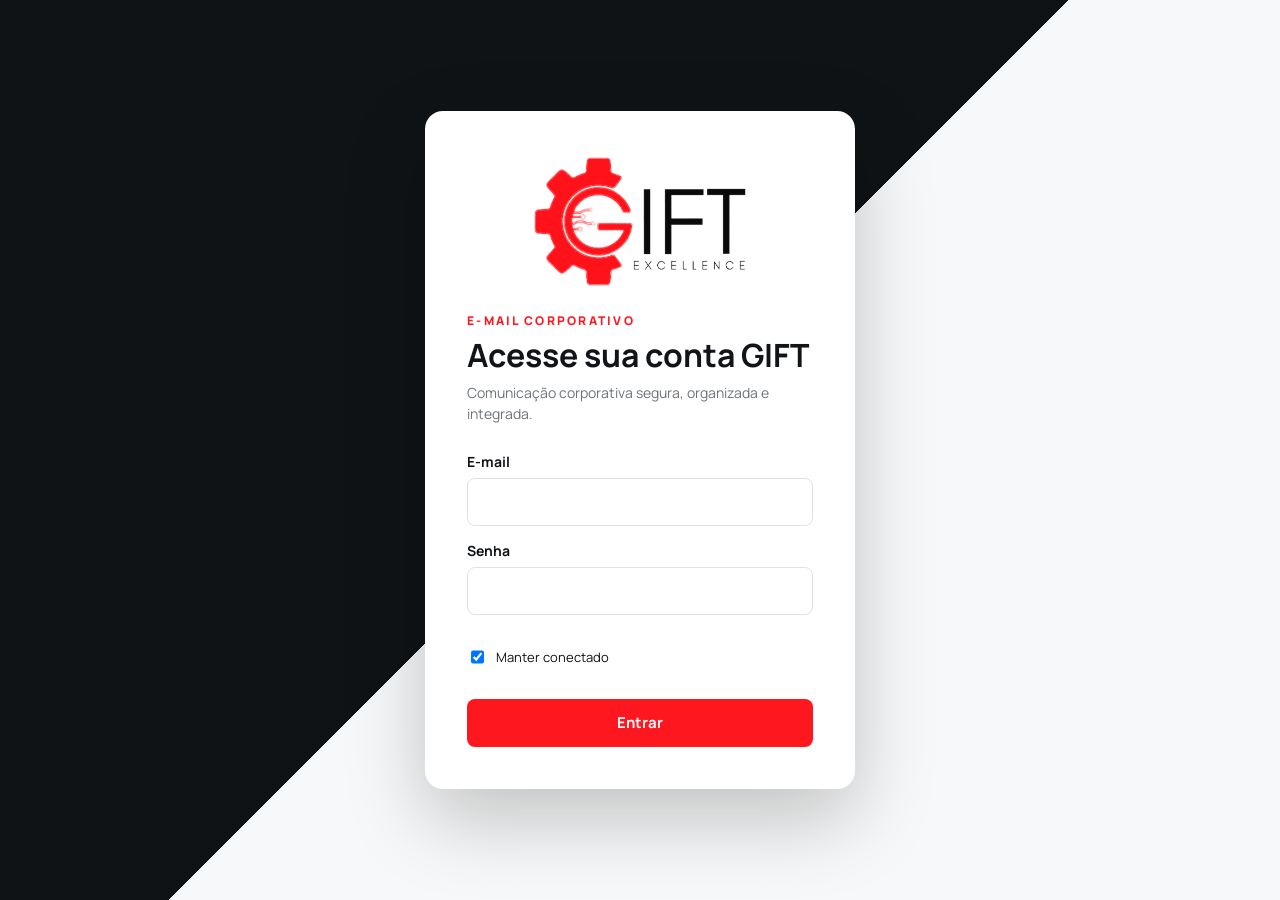
<file: index.html>
<!doctype html>
<html lang="pt-BR">
<head>
  <meta charset="UTF-8" />
  <meta name="viewport" content="width=device-width, initial-scale=1.0" />
  <title>GIFT Mail</title>
  <link rel="icon" href="assets/gift-logo.png" />
  <link rel="preconnect" href="https://fonts.googleapis.com">
  <link rel="preconnect" href="https://fonts.gstatic.com" crossorigin>
  <link href="https://fonts.googleapis.com/css2?family=Manrope:wght@400;500;600;700;800&display=swap" rel="stylesheet">
  <link rel="stylesheet" href="styles.css" />
</head>
<body>
  <div id="toast"></div>

  <section id="loginView" class="login-shell">
    <div class="login-card">
      <img src="assets/gift-logo.png" alt="GIFT Excellence" class="login-logo" />
      <div class="login-kicker">E-MAIL CORPORATIVO</div>
      <h1>Acesse sua conta GIFT</h1>
      <p>Comunicação corporativa segura, organizada e integrada.</p>
      <form id="loginForm">
        <label>E-mail<input id="loginEmail" type="email"  autocomplete="username" required></label>
        <label>Senha<input id="loginPassword" type="password"  autocomplete="current-password" required></label>
        <label class="check-line"><input id="rememberMe" type="checkbox" checked> Manter conectado</label>
        <button class="primary full" type="submit">Entrar</button>
      </form>
    </div>
  </section>

  <div id="appView" class="app hidden">
    <aside class="sidebar" id="sidebar">
      <div class="brand"><img src="assets/gift-logo-sidebar.png" alt="GIFT Excellence"></div>
      <button id="composeBtn" class="compose-btn"><span class="mail-icon" data-mail-icon="compose"></span>Novo e-mail</button>

      <nav class="folder-nav" id="folderNav">
        <button class="nav-item active" data-folder="inbox"><span class="ico mail-icon" data-mail-icon="inbox"></span><b>Caixa de Entrada</b><em id="count-inbox">0</em></button>
        <button class="nav-item" data-folder="starred"><span class="ico mail-icon" data-mail-icon="star"></span><b>Favoritos</b><em id="count-starred"></em></button>
        <button class="nav-item" data-folder="sent"><span class="ico mail-icon" data-mail-icon="send"></span><b>Enviados</b><em id="count-sent"></em></button>
        <button class="nav-item" data-folder="drafts"><span class="ico mail-icon" data-mail-icon="draft"></span><b>Rascunhos</b><em id="count-drafts">0</em></button>
        <button class="nav-item" data-folder="scheduled"><span class="ico mail-icon" data-mail-icon="clock"></span><b>Agendados</b><em id="count-scheduled"></em></button>
        <button class="nav-item" data-folder="archive"><span class="ico mail-icon" data-mail-icon="archive"></span><b>Arquivo</b><em id="count-archive"></em></button>
        <button class="nav-item" data-folder="spam"><span class="ico mail-icon" data-mail-icon="spam"></span><b>Spam</b><em id="count-spam"></em></button>
        <button class="nav-item" data-folder="trash"><span class="ico mail-icon" data-mail-icon="trash"></span><b>Lixeira</b><em id="count-trash"></em></button>
      </nav>

      <div class="section-title"><span>PASTAS</span><button id="newFolderBtn" title="Nova pasta">＋</button></div>
      <div id="customFolders" class="custom-folders"></div>

      <div class="storage-box">
        <div><span>Armazenamento</span><strong id="storageText">2,4 GB de 10 GB</strong></div>
        <div class="storage-track"><i id="storageBar"></i></div>
      </div>
    </aside>
    <div id="mobileNavOverlay" class="mobile-nav-overlay hidden" aria-hidden="true"></div>

    <main class="workspace">
      <header class="topbar">
        <button class="mobile-menu" id="mobileMenu" aria-label="Menu">☰</button>
        <span class="mobile-title">GIFT Mail</span>
        <div class="search-box"><span>⌕</span><input id="searchInput" type="search" name="gift-mail-search" autocomplete="off" autocapitalize="off" spellcheck="false" readonly data-lpignore="true" data-1p-ignore="true" aria-autocomplete="none" placeholder="Pesquisar e-mails, remetentes ou assuntos..."><button id="advancedSearchBtn" title="Pesquisa avançada">⌄</button></div>
        <div class="top-right">
          <button class="top-icon mobile-search-btn" id="mobileSearchBtn" title="Pesquisar" aria-label="Pesquisar"><span class="mail-icon" data-mail-icon="search"></span></button>
          <button class="top-icon mobile-refresh-btn" id="mobileRefreshBtn" title="Atualizar" aria-label="Atualizar"><span class="mail-icon" data-mail-icon="refresh"></span></button>
          <div class="notification-wrap">
            <button class="top-icon notification-btn" id="notificationBtn" title="Notificações" aria-label="Notificações">
              <span class="mail-icon" data-mail-icon="bell"></span><span id="notificationBadge" class="notification-badge hidden">0</span>
            </button>
            <div id="notificationPanel" class="notification-panel hidden">
              <div class="notification-head"><div><strong>Notificações</strong><small>Novas mensagens e alertas da conta</small></div><button id="markNotificationsRead">Marcar como lidas</button></div>
              <div id="notificationList" class="notification-list"><div class="notification-empty">Nenhuma notificação nova.</div></div>
            </div>
          </div>
          <button class="top-icon" id="themeBtn" title="Tema"><span class="mail-icon" data-mail-icon="sun"></span></button>
          <button class="top-icon" id="settingsBtn" title="Configurações"><span class="mail-icon" data-mail-icon="settings"></span></button>
          <div class="profile-wrap">
            <button id="profileBtn" class="profile-btn">
              <span class="profile-avatar" id="profileAvatar">A</span>
              <span class="profile-copy"><strong id="profileName">Administrador</strong><small id="profileEmail">admin@giftexcellence.com.br</small></span>
              <span>⌄</span>
            </button>
            <div id="profileMenu" class="profile-menu hidden">
              <div class="profile-status"><span class="dot"></span><div><strong>Logado</strong><small id="menuEmail">admin@giftexcellence.com.br</small></div></div>
              <button id="profileSettings"><span class="mail-icon" data-mail-icon="settings"></span>Configurações da conta</button>
              <button id="profilePassword"><span class="mail-icon" data-mail-icon="key"></span>Trocar senha</button>
              <button id="profileTheme"><span class="mail-icon" data-mail-icon="moon"></span>Alternar tema</button>
              <button id="profileLogout" class="danger"><span class="mail-icon" data-mail-icon="logout"></span>Sair</button>
            </div>
          </div>
        </div>
      </header>

      <div class="actionbar">
        <div class="action-group left-actions">
          <label class="select-control"><input type="checkbox" id="selectAll"> <span>Selecionar</span></label>
          <button id="refreshBtn" title="Atualizar caixa"><span class="mail-icon" data-mail-icon="refresh"></span><span>Atualizar</span></button>
          <button id="deleteBtn"><span class="mail-icon" data-mail-icon="trash"></span><span>Excluir</span></button><button id="emptyTrashActionBtn" class="hidden danger-action"><span class="mail-icon" data-mail-icon="trashSweep"></span><span>Esvaziar lixeira</span></button>
          <button id="spamBtn"><span class="mail-icon" data-mail-icon="spam"></span><span>Spam</span></button>
          <button id="archiveBtn"><span class="mail-icon" data-mail-icon="archive"></span><span>Arquivar</span></button>
          <button id="moveBtn"><span class="mail-icon" data-mail-icon="folderMove"></span><span>Mover</span></button>
          <button id="markBtn"><span class="mail-icon" data-mail-icon="star"></span><span>Marcar</span></button>
          <button id="moreBtn"><span class="mail-icon" data-mail-icon="more"></span><span>Mais</span></button>
        </div>
        <div class="action-group reader-actions" id="readerActions">
          <button id="replyBtn"><span class="mail-icon" data-mail-icon="reply"></span><span>Responder</span></button>
          <button id="replyAllBtn"><span class="mail-icon" data-mail-icon="replyAll"></span><span>Responder a todos</span></button>
          <button id="forwardBtn"><span class="mail-icon" data-mail-icon="forward"></span><span>Encaminhar</span></button>
          <button id="readerMoreBtn" title="Mais"><span class="mail-icon" data-mail-icon="moreVertical"></span></button>
        </div>
      </div>

      <section id="advancedSearch" class="advanced-search hidden">
        <input id="searchFrom" name="gift-search-from" autocomplete="off" autocapitalize="off" spellcheck="false" placeholder="De">
        <input id="searchTo" name="gift-search-to" autocomplete="off" autocapitalize="off" spellcheck="false" placeholder="Para">
        <input id="searchSubject" name="gift-search-subject" autocomplete="off" spellcheck="false" placeholder="Assunto contém">
        <select id="searchHasAttachment"><option value="">Anexo: qualquer</option><option value="yes">Com anexo</option><option value="no">Sem anexo</option></select>
        <input id="searchStartDate" type="date" title="Data inicial">
        <input id="searchEndDate" type="date" title="Data final">
        <button id="applyAdvancedSearch" class="primary">Pesquisar</button>
        <button id="clearAdvancedSearch">Limpar</button>
      </section>

      <section class="mail-shell">
        <div class="tabs-row">
          <button class="tab active" data-filter="all">Todas</button>
          <button class="tab" data-filter="unread">Não lidas</button>
          <button class="tab" data-filter="starred">Sinalizadas</button>
          <span id="folderLabel">Caixa de Entrada</span>
        </div>
        <div class="mail-grid">
          <div id="listRefreshStatus" class="list-refresh-status hidden" role="status" aria-live="polite"><span class="list-refresh-spinner"></span><strong>Atualizando...</strong></div>
          <div class="message-list" id="messageList"></div>
          <article class="reader" id="readerPane">
            <div class="empty-reader"><div class="mail-illustration">✉</div><h2>Selecione uma mensagem</h2><p>O conteúdo do e-mail aparecerá aqui.</p></div>
          </article>
        </div>
      </section>
    </main>
    <button id="mobileComposeFab" class="mobile-compose-fab" type="button"><span class="mail-icon" data-mail-icon="compose"></span><span>Escrever</span></button>
  </div>

  <div id="composeWindow" class="compose-window hidden">
    <div class="compose-head">
      <strong id="composeTitle">Novo e-mail</strong>
      <div class="compose-head-actions">
        <button id="minimizeCompose" type="button" aria-label="Minimizar">—</button>
        <button id="maximizeCompose" type="button" aria-label="Maximizar">↗</button>
        <button id="closeCompose" type="button" aria-label="Fechar">×</button>
      </div>
    </div>
    <div class="compose-to-line">
      <span>Para</span>
      <input id="toField" autocomplete="off" aria-label="Para">
      <button id="ccBccBtn" type="button">Cc&nbsp;&nbsp;Bcc</button>
    </div>
    <div id="ccBccFields" class="compose-ccbcc hidden">
      <div class="compose-extra-line"><span>Cc</span><input id="ccField" autocomplete="off" aria-label="Cc"></div>
      <div class="compose-extra-line"><span>Bcc</span><input id="bccField" autocomplete="off" aria-label="Bcc"></div>
    </div>
    <div class="compose-subject-line">
      <input id="subjectField" aria-label="Assunto" placeholder="Assunto" autocomplete="off">
    </div>
    <div class="editor-toolbar compose-format-toolbar" aria-label="Formatação da mensagem">
      <select id="fontFamily" aria-label="Fonte"><option>Manrope</option><option>Arial</option><option>Georgia</option><option>Verdana</option></select>
      <select id="fontSize" aria-label="Tamanho"><option value="14">14</option><option value="12">12</option><option value="16">16</option><option value="18">18</option></select>
      <button type="button" data-cmd="bold" title="Negrito"><b>B</b></button>
      <button type="button" data-cmd="italic" title="Itálico"><i>I</i></button>
      <button type="button" data-cmd="underline" title="Sublinhado"><u>U</u></button>
      <button type="button" data-cmd="foreColor" title="Cor">A</button>
      <button type="button" data-cmd="insertUnorderedList" title="Lista">☷</button>
      <button type="button" data-cmd="insertOrderedList" title="Lista numerada">☰</button>
      <button type="button" data-cmd="createLink" title="Link">⌁</button>
      <button type="button" data-cmd="insertImage" title="Imagem">▧</button>
    </div>
    <div id="bodyEditor" class="body-editor" contenteditable="true" role="textbox" aria-label="Mensagem"></div>
    <div id="attachmentPreview" class="attachment-preview"></div>
    <div class="compose-foot">
      <div class="send-wrap"><button id="sendBtn" class="send-btn">Enviar</button><button id="sendMenuBtn" class="send-menu">⌄</button></div>
      <div class="compose-tools">
        <label title="Anexar"><span class="mail-icon" data-mail-icon="paperclip"></span><input id="attachmentInput" type="file" multiple hidden></label>
        <button id="insertDrive" title="Inserir arquivo"><span class="mail-icon" data-mail-icon="file"></span></button>
        <button id="insertLink" title="Inserir link"><span class="mail-icon" data-mail-icon="link"></span></button>
        <button id="insertEmoji" title="Emoji">☺</button>
        <button id="toggleSignature" title="Assinatura">A≡</button>
        <button id="saveDraftBtn" title="Salvar rascunho"><span class="mail-icon" data-mail-icon="save"></span></button>
        <button id="discardCompose" title="Descartar"><span class="mail-icon" data-mail-icon="trash"></span></button>
      </div>
    </div>
    <div id="scheduleMenu" class="schedule-menu hidden"><button data-minutes="30">Enviar em 30 minutos</button><button data-minutes="60">Enviar em 1 hora</button><button data-minutes="1440">Enviar amanhã</button><button id="customScheduleBtn">Escolher data e hora</button></div>
  </div>


  <div id="composeDialog" class="compose-dialog-overlay hidden" role="dialog" aria-modal="true" aria-labelledby="composeDialogTitle">
    <div class="compose-dialog-card">
      <div class="compose-dialog-icon">✉</div>
      <h3 id="composeDialogTitle">Confirmar ação</h3>
      <p id="composeDialogText"></p>
      <div class="compose-dialog-actions">
        <button id="composeDialogCancel" type="button" class="compose-dialog-cancel">Cancelar</button>
        <button id="composeDialogSecondary" type="button" class="compose-dialog-secondary">Não salvar</button>
        <button id="composeDialogPrimary" type="button" class="compose-dialog-primary">Confirmar</button>
      </div>
    </div>
  </div>

  <div id="actionDialog" class="compose-dialog-overlay hidden" role="dialog" aria-modal="true" aria-labelledby="actionDialogTitle">
    <div class="compose-dialog-card">
      <div id="actionDialogIcon" class="compose-dialog-icon"><span class="mail-icon" data-mail-icon="alert"></span></div>
      <h3 id="actionDialogTitle">Confirmar ação</h3>
      <p id="actionDialogText"></p>
      <div class="compose-dialog-actions">
        <button id="actionDialogCancel" type="button" class="compose-dialog-cancel">Cancelar</button>
        <button id="actionDialogConfirm" type="button" class="compose-dialog-primary">Confirmar</button>
      </div>
    </div>
  </div>


  <div id="inputDialog" class="compose-dialog-overlay hidden" role="dialog" aria-modal="true" aria-labelledby="inputDialogTitle">
    <div class="compose-dialog-card input-dialog-card">
      <div class="compose-dialog-icon"><span class="mail-icon" data-mail-icon="edit"></span></div>
      <h3 id="inputDialogTitle">Informação</h3>
      <p id="inputDialogText"></p>
      <input id="inputDialogField" class="input-dialog-field" autocomplete="off">
      <div class="compose-dialog-actions">
        <button id="inputDialogCancel" type="button" class="compose-dialog-cancel">Cancelar</button>
        <button id="inputDialogConfirm" type="button" class="compose-dialog-primary">Confirmar</button>
      </div>
    </div>
  </div>

  <div id="settingsModal" class="modal hidden">
    <div class="settings-dialog">
      <div class="settings-head"><div><h2>Configurações</h2><p>Administre sua conta e preferências do GIFT Mail.</p></div><button id="closeSettings">×</button></div>
      <div class="settings-layout">
        <nav class="settings-nav" id="settingsNav">
          <button class="active" data-tab="account">Conta</button>
          <button data-tab="password">Troca de senha</button>
          <button data-tab="signature">Assinaturas</button>
          <button data-tab="forwarding">Encaminhamento</button>
          <button data-tab="aliases">Aliases e remetentes</button>
          <button data-tab="filters">Filtros e regras</button>
          <button data-tab="vacation">Resposta automática</button>
          <button data-tab="blocked">Remetentes bloqueados</button>
          <button data-tab="security">Segurança</button>
          <button data-tab="sessions">Sessões</button>
          <button id="adminSettingsTab" class="hidden" data-tab="admin">Administração</button>
          <button data-tab="notifications">Notificações</button>
          <button data-tab="appearance">Aparência</button>
          <button data-tab="storage">Armazenamento</button>
        </nav>
        <div class="settings-content">
          <section class="settings-panel active" data-panel="account">
            <h3>Conta corporativa</h3>
            <div class="status-card"><span class="dot"></span><div><strong>Logado</strong><small id="settingsLoggedEmail"></small></div></div>
            <label>Nome de exibição<input id="setDisplayName"></label>
            <label>E-mail principal<input id="setEmail" disabled></label>
            <label>Nome da organização<input id="setOrganization" value="GIFT Excellence"></label>
            <label>Telefone corporativo<input id="setPhone" placeholder="(31) 3772-6397"></label>
            <label>Site<input id="setWebsite" placeholder="www.giftexcellence.com.br"></label>
          </section>
          <section class="settings-panel" data-panel="password">
            <h3>Trocar senha</h3><p class="hint">A nova senha será exigida no próximo login.</p>
            <label>Senha atual<input id="currentPassword" type="password"></label>
            <label>Nova senha<input id="newPassword" type="password"></label>
            <label>Confirmar nova senha<input id="confirmPassword" type="password"></label>
            <button id="changePasswordBtn" class="primary">Alterar senha</button>
          </section>
          <section class="settings-panel" data-panel="signature">
            <h3>Assinatura corporativa</h3>
            <p class="hint">A assinatura visual é inserida automaticamente no final dos e-mails e pode ser personalizada por conta.</p>
            <div class="two-col">
              <label>Nome / setor<input id="signatureName" placeholder="Financeiro"></label>
              <label>Empresa<input id="signatureCompany" placeholder="GIFT Excellence"></label>
            </div>
            <div class="two-col">
              <label>Telefone<input id="signaturePhone" placeholder="(31) 3772-6397"></label>
              <label>Cidade<input id="signatureCity" placeholder="Sete Lagoas - MG"></label>
            </div>
            <label>Site<input id="signatureSite" placeholder="www.giftexcellence.com.br"></label>
            <div class="signature-image-control">
              <div><strong>Imagem / logo da assinatura</strong><small>PNG, JPG ou WEBP. Essa imagem será usada nos e-mails enviados por esta conta.</small></div>
              <div class="signature-image-actions">
                <label class="signature-upload-btn">Trocar imagem<input id="signatureLogoInput" type="file" accept="image/png,image/jpeg,image/webp" hidden></label>
                <button id="signatureLogoReset" type="button">Usar logo padrão</button>
              </div>
            </div>
            <div id="signaturePreview" class="signature-preview"></div>
            <label class="check-line"><input id="signatureNew" type="checkbox" checked> Inserir automaticamente em novos e-mails</label>
            <label class="check-line"><input id="signatureReplies" type="checkbox"> Inserir também em respostas e encaminhamentos</label>
          </section>
          <section class="settings-panel" data-panel="forwarding">
            <h3>Encaminhamento</h3>
            <label class="check-line"><input id="forwardEnabled" type="checkbox"> Encaminhar automaticamente e-mails recebidos</label>
            <label>Encaminhar para<input id="forwardAddress" type="email" placeholder="email@empresa.com.br"></label>
            <label class="check-line"><input id="forwardKeepCopy" type="checkbox" checked> Manter uma cópia na caixa de entrada</label>
          </section>
          <section class="settings-panel" data-panel="aliases">
            <h3>Aliases e remetentes</h3>
            <p class="hint">O cadastro aqui organiza os aliases do perfil. Para receber mensagens, o endereço também precisa existir no Cloudflare Email Routing.</p>
            <div class="inline-add"><input id="aliasInput" placeholder="ex.: financeiro@giftexcellence.com.br"><button id="addAliasBtn">Adicionar</button></div>
            <div id="aliasList" class="chip-list"></div>
          </section>
          <section class="settings-panel" data-panel="filters">
            <h3>Filtros e regras</h3>
            <p class="hint">Crie regras automáticas para organizar mensagens.</p>
            <div class="rule-builder"><input id="ruleFrom" placeholder="Se remetente contém"><select id="ruleAction"><option value="archive">Arquivar</option><option value="star">Sinalizar</option><option value="spam">Marcar como spam</option><option value="label">Aplicar etiqueta</option></select><input id="ruleValue" placeholder="Etiqueta (quando necessário)"><button id="addRuleBtn">Criar regra</button></div>
            <div id="rulesList" class="rules-list"></div>
          </section>
          <section class="settings-panel" data-panel="vacation">
            <h3>Resposta automática</h3>
            <label class="check-line"><input id="vacationEnabled" type="checkbox"> Ativar mensagem de ausência</label>
            <label>Assunto<input id="vacationSubject" value="Resposta automática"></label>
            <label>Mensagem<textarea id="vacationText" rows="7"></textarea></label>
            <div class="two-col"><label>Início<input id="vacationStart" type="date"></label><label>Fim<input id="vacationEnd" type="date"></label></div>
          </section>
          <section class="settings-panel" data-panel="blocked">
            <h3>Remetentes bloqueados</h3>
            <div class="inline-add"><input id="blockedInput" placeholder="email@dominio.com"><button id="addBlockedBtn">Bloquear</button></div>
            <div id="blockedList" class="chip-list"></div>
          </section>
          <section class="settings-panel" data-panel="security">
            <h3>Segurança</h3>
            <p class="hint">Proteja a conta com alertas de novos acessos e controle do carregamento de conteúdo externo.</p>
            
            <label class="check-line"><input id="suspiciousLogin" type="checkbox" checked> Alertar sobre novos logins</label>
            <label class="check-line"><input id="externalImages" type="checkbox"> Carregar imagens externas automaticamente</label>
            
          </section>
          <section class="settings-panel" data-panel="sessions">
            <h3>Sessões ativas</h3>
            <p class="hint">Veja os dispositivos com sessão válida nesta conta. Você pode encerrar todas as outras sessões de uma vez.</p>
            <div id="sessionsList" class="sessions-list"></div>
            <button id="sessionsLogoutOthers" type="button">Encerrar outras sessões</button>
          </section>
          <section class="settings-panel" data-panel="admin">
            <h3>Administração</h3>
            <p class="hint">Gerencie contas corporativas, senhas temporárias e consulte eventos recentes do sistema.</p>
            <div class="admin-create">
              <input id="adminNewName" placeholder="Nome / setor">
              <input id="adminNewEmail" type="email" placeholder="usuario@giftexcellence.com.br">
              <input id="adminNewPassword" type="password" placeholder="Senha temporária">
              <select id="adminNewRole"><option value="user">Usuário</option><option value="admin">Administrador</option></select>
              <button id="adminCreateUser" class="primary" type="button">Criar conta</button>
            </div>
            <div class="settings-subhead"><strong>Contas</strong><button id="adminRefreshUsers" type="button">Atualizar</button></div>
            <div id="adminUsersList" class="admin-users-list"></div>
            <div class="settings-subhead"><strong>Auditoria recente</strong></div>
            <div id="adminAuditList" class="admin-audit-list"></div>
          </section>
          <section class="settings-panel" data-panel="notifications">
            <h3>Notificações</h3>
            <label class="check-line"><input id="desktopNotifications" type="checkbox" checked> Notificações na área de trabalho</label>
            <label class="check-line"><input id="soundNotifications" type="checkbox"> Som ao receber e-mail</label>
            <label class="check-line"><input id="notifyImportant" type="checkbox" checked> Avisar apenas mensagens importantes</label>
          </section>
          <section class="settings-panel" data-panel="appearance">
            <h3>Aparência</h3>
            <label>Tema<select id="setTheme"><option value="light">Claro</option><option value="dark">Escuro</option><option value="system">Seguir sistema</option></select></label>
            <label>Densidade<select id="setDensity"><option value="comfortable">Confortável</option><option value="compact">Compacta</option></select></label>
            <label>Visualização<select id="setPreview"><option value="split">Lista + leitura</option><option value="list">Somente lista</option></select></label>
          </section>
          <section class="settings-panel" data-panel="storage">
            <h3>Armazenamento</h3>
            <div class="big-storage"><strong id="storageUsedBig">Calculando...</strong><span id="storageLimitBig">de capacidade disponível</span><div class="storage-track"><i id="storageBarBig" style="width:0%"></i></div><small id="storageSource" class="storage-source">Leitura do servidor</small></div>
            <button id="emptyTrashBtn">Esvaziar lixeira</button><button id="emptySpamBtn">Esvaziar spam</button>
          </section>
        </div>
      </div>
      <div class="settings-footer"><button id="cancelSettings">Cancelar</button><button id="saveSettingsBtn" class="primary">Salvar alterações</button></div>
    </div>
  </div>

  <div id="contextMenu" class="context-menu hidden"></div>
  <input id="hiddenDateTime" type="datetime-local" class="hidden">
  <script src="app.js"></script>
</body>
</html>
</file>
<file: styles.css>
:root{
  --red:#ff171f;--red2:#e91018;--ink:#111418;--muted:#6f7881;--line:#e8ebee;--soft:#f5f7f8;
  --sidebar:#11171b;--sidebar2:#0d1216;--panel:#fff;--shadow:0 18px 50px rgba(18,25,31,.18)
}
*{box-sizing:border-box}html,body{margin:0;width:100%;height:100%;overflow:hidden;font-family:Inter,"Segoe UI",Arial,sans-serif;color:var(--ink);background:#fff}button,input,select,textarea{font:inherit}button{border:0;background:none;color:inherit;cursor:pointer}.hidden{display:none!important}.primary{background:var(--red);color:#fff;border-radius:8px;padding:10px 16px;font-weight:700}.full{width:100%}
#toast{position:fixed;right:22px;top:22px;z-index:9999;display:grid;gap:8px}.toast{background:#171a1d;color:#fff;padding:12px 16px;border-radius:9px;box-shadow:var(--shadow)}.toast.error{background:#a90008}

/* login */
.login-shell{height:100%;display:grid;place-items:center;background:linear-gradient(135deg,#101315 0 49%,#f7f8f9 49% 100%);padding:24px}.login-card{width:min(430px,94vw);background:#fff;border-radius:18px;padding:38px;box-shadow:0 30px 80px rgba(0,0,0,.22)}.login-logo{width:220px;display:block;margin:0 auto 22px}.login-kicker{font-size:11px;letter-spacing:.2em;color:var(--red);font-weight:800}.login-card h1{margin:8px 0;font-size:28px}.login-card p{margin:0 0 26px;color:#6e747b}.login-card form{display:grid;gap:15px}.login-card label:not(.check-line){display:grid;gap:7px;font-size:13px;font-weight:700}.login-card input{height:44px;border:1px solid #dfe3e7;border-radius:8px;padding:0 12px}.check-line{display:flex!important;align-items:center;gap:9px;font-size:13px}

/* reference layout */
.app{height:100vh;display:grid;grid-template-columns:263px minmax(0,1fr);overflow:hidden}.sidebar{height:100%;min-height:0;background:linear-gradient(180deg,var(--sidebar) 0%,var(--sidebar2) 100%);color:#f5f7f8;padding:14px 9px 16px;display:flex;flex-direction:column;overflow:hidden}.brand{height:92px;display:flex;align-items:center;padding:0 18px 5px}.brand img{width:172px;max-height:80px;object-fit:contain;object-position:left center}.compose-btn{height:46px;margin:12px 7px 18px;background:var(--red);color:#fff;border-radius:9px;font-size:15px;font-weight:800;display:flex;align-items:center;justify-content:center;gap:9px}.folder-nav{display:grid;gap:3px}.nav-item,.custom-folder{height:43px;border-radius:7px;padding:0 11px;color:#eef2f4;display:grid;grid-template-columns:28px 1fr auto;align-items:center;gap:6px;text-align:left}.nav-item b,.custom-folder b{font-size:14px;font-weight:600}.nav-item .ico{font-size:17px;color:#dbe1e5}.nav-item em{font-style:normal;min-width:22px;height:22px;border-radius:50px;background:#666f76;display:grid;place-items:center;padding:0 6px;font-size:12px}.nav-item.active{background:#373d41}.nav-item:hover,.custom-folder:hover{background:#20282e}.nav-item[data-folder="scheduled"],.nav-item[data-folder="archive"]{display:none}.section-title{display:flex;justify-content:space-between;align-items:center;padding:20px 8px 8px;color:#e4e9ed;font-size:12px;font-weight:800;letter-spacing:.06em}.section-title button{font-size:22px;color:#e8edf0}.custom-folders{flex:1;min-height:0;overflow:auto;padding-bottom:8px}.custom-folder{height:41px}.custom-folder button{color:#98a2aa}.storage-box{flex:0 0 auto;padding:13px 16px 10px;border-top:1px solid rgba(255,255,255,.09);font-size:11px;color:#c9d0d5}.storage-box>div:first-child{display:grid;gap:8px}.storage-box strong{font-weight:500}.storage-track{height:9px;background:#687178;border-radius:999px;overflow:hidden}.storage-track i{display:block;height:100%;width:0;background:linear-gradient(90deg,#d8a75e,#f0c67a);border-radius:999px}

.workspace{min-width:0;height:100%;display:grid;grid-template-rows:64px 64px auto minmax(0,1fr);background:#fff;overflow:hidden}.topbar{height:64px;display:flex;align-items:center;border-bottom:1px solid var(--line);padding:0 18px 0 24px;background:#fff}.mobile-menu{display:none}.search-box{width:506px;height:40px;border-radius:10px;background:#f1f3f4;display:grid;grid-template-columns:30px 1fr 28px;align-items:center;padding:0 8px}.search-box span{font-size:21px;color:#37424a}.search-box input{border:0;outline:0;background:transparent;min-width:0;font-size:14px}.search-box button{color:#657079}.top-right{margin-left:auto;display:flex;align-items:center;gap:4px}.top-icon{width:38px;height:38px;border-radius:50%;font-size:19px}.top-icon:hover{background:#f3f5f6}.profile-wrap{position:relative}.profile-btn{height:64px;display:grid;grid-template-columns:40px auto 18px;gap:10px;align-items:center;padding:0 4px 0 16px;margin-left:8px;border-left:1px solid var(--line)}.profile-avatar{width:40px;height:40px;border-radius:50%;background:#b99a75;color:#fff;font-weight:800;display:grid;place-items:center}.profile-copy{display:grid;text-align:left}.profile-copy strong{font-size:14px}.profile-copy small{font-size:11px;color:var(--muted)}.profile-menu{position:absolute;right:0;top:59px;width:270px;background:#fff;border:1px solid var(--line);border-radius:11px;box-shadow:var(--shadow);z-index:400;padding:9px}.profile-status{display:flex;gap:10px;align-items:center;padding:10px 8px 14px;border-bottom:1px solid var(--line)}.profile-status .dot,.status-card .dot{width:9px;height:9px;border-radius:50%;background:#23b45c}.profile-status div{display:grid}.profile-status small{color:var(--muted)}.profile-menu button{width:100%;padding:10px;border-radius:7px;text-align:left}.profile-menu button:hover{background:#f4f6f7}.profile-menu .danger{color:#bd1017}

.actionbar{height:64px;border-bottom:1px solid var(--line);padding:0 20px;display:flex;align-items:center;justify-content:space-between;overflow:auto}.action-group{display:flex;align-items:center;white-space:nowrap}.action-group button,.select-control{height:38px;padding:0 12px;display:flex;align-items:center;gap:7px;border-right:1px solid var(--line);font-size:13px}.action-group button:hover{background:#f5f7f8;border-radius:6px}.select-control input{width:15px;height:15px}.reader-actions{margin-left:auto}.advanced-search{padding:12px 20px;border-bottom:1px solid var(--line);display:grid;grid-template-columns:1fr 1fr 1.2fr .9fr auto auto;gap:8px;background:#fafbfc}.advanced-search input,.advanced-search select{height:38px;border:1px solid #dfe3e7;border-radius:7px;padding:0 10px}

.mail-shell{height:100%;min-height:0;display:grid;grid-template-rows:49px minmax(0,1fr);overflow:hidden}.tabs-row{height:49px;display:flex;align-items:end;border-bottom:1px solid var(--line);padding-left:18px}.tab{height:49px;padding:0 17px;position:relative;font-size:13px}.tab.active{color:var(--red);font-weight:800}.tab.active:after{content:"";position:absolute;left:10px;right:10px;bottom:-1px;height:3px;background:var(--red)}.tabs-row>span{display:none}.mail-grid{height:100%;min-height:0;display:grid;grid-template-columns:480px minmax(0,1fr);overflow:hidden}.message-list{height:100%;overflow:auto;border-right:1px solid var(--line);background:#fff}.message-card{height:80px;display:grid;grid-template-columns:28px 44px 1fr 28px;padding:10px 12px 8px 18px;gap:10px;border-bottom:1px solid var(--line);position:relative}.message-card.unread:before{content:"";position:absolute;left:0;top:0;bottom:0;width:3px;background:var(--red)}.message-card:hover{background:#f8fafb}.message-card.active{background:#f5f6f7}.message-card input{margin-top:8px}.sender-avatar{width:40px;height:40px;border-radius:50%;display:grid;place-items:center;background:linear-gradient(135deg,#7e868c,#3d454b);color:#fff;font-weight:700;font-size:13px}.message-card:nth-child(3n+1) .sender-avatar{background:linear-gradient(135deg,#c7a679,#9d7a54)}.message-main{min-width:0}.sender-line,.subject-line{display:flex;align-items:center;gap:8px;min-width:0}.sender-line strong,.subject-line b{white-space:nowrap;overflow:hidden;text-overflow:ellipsis}.sender-line{font-size:13px}.sender-line time{margin-left:auto;color:var(--muted);font-size:11px}.subject-line{margin-top:4px;font-size:13px}.preview-line{margin-top:3px;color:var(--muted);font-size:12px;white-space:nowrap;overflow:hidden;text-overflow:ellipsis}.star-btn{font-size:18px;color:#8c959d;align-self:center}.star-btn.on{color:#e1ae24}

.reader{height:100%;min-width:0;overflow:auto;padding:0 26px 36px;background:#fff}.empty-reader{height:100%;min-height:320px;display:grid;place-content:center;text-align:center;color:var(--muted)}.mail-illustration{font-size:42px}.empty-reader h2{margin:6px 0;font-size:20px;color:var(--ink)}.reader-head{padding:24px 0 18px;border-bottom:1px solid var(--line)}.reader-title{display:flex;align-items:center;gap:10px}.reader-title h1{margin:0;font-size:24px;letter-spacing:-.02em;line-height:1.2}.folder-pill{font-size:11px;background:#edf0f2;color:#3b4248;padding:5px 8px;border-radius:6px}.reader-meta{display:grid;grid-template-columns:46px 1fr auto;gap:10px;align-items:start;margin-top:24px}.reader-meta .sender-avatar{width:42px;height:42px}.reader-meta strong{display:block}.reader-meta small{display:block;color:var(--muted);margin-top:2px}.reader-meta-actions{display:flex;align-items:center;gap:8px}.reader-meta-actions button{font-size:20px}.reader-body{padding:24px 0;font-size:15px;line-height:1.72;overflow-wrap:anywhere}.reader-body p{margin:0 0 17px}.attachment-block{border-top:1px solid var(--line);padding-top:18px}.attachment-chip{display:inline-flex;align-items:center;gap:10px;border:1px solid var(--line);padding:11px 14px;border-radius:9px;margin:0 8px 8px 0;font-size:12px}.attachment-chip b{background:var(--red);color:#fff;padding:7px;border-radius:5px}

/* composer - V5: toda a área branca é o editor; a alça redimensiona a janela */
.compose-window{
  --compose-height:430px;
  position:fixed;right:12px;bottom:24px;width:502px;height:var(--compose-height);
  min-height:340px;max-height:calc(100vh - 32px);
  background:#fff;border:1px solid #dfe3e6;border-radius:10px;
  box-shadow:0 12px 34px rgba(0,0,0,.18);z-index:800;
  display:grid;
  grid-template-rows:40px 39px auto 39px 42px minmax(0,1fr) auto 58px;
  overflow:hidden
}
.compose-window.min{height:40px!important;min-height:40px!important;overflow:hidden}
.compose-window.max{
  left:50%;top:50%;right:auto;bottom:auto;width:min(960px,94vw);
  height:var(--compose-height);min-height:440px;max-height:94vh;
  transform:translate(-50%,-50%)
}
.compose-head{height:40px;background:#30383e;color:#fff;display:flex;align-items:center;justify-content:space-between;padding:0 13px;border-radius:9px 9px 0 0}.compose-head strong{font-size:15px}.compose-head button{color:#fff;width:30px;height:30px;font-size:17px}
.compose-row{height:39px;border-bottom:1px solid #eceff1;display:grid;grid-template-columns:55px 1fr auto;align-items:center;padding:0 12px;font-size:13px}.compose-row span{color:#747d85}.compose-row input{height:100%;border:0;outline:0;background:transparent;min-width:0}
.editor-toolbar{height:42px;border-bottom:1px solid #eceff1;display:flex;align-items:center;gap:2px;padding:0 8px;overflow-x:auto}.editor-toolbar button,.editor-toolbar select{height:28px;border:0;background:transparent}.editor-toolbar select:first-child{width:75px}.editor-toolbar select:nth-child(2){width:49px}.editor-toolbar button{min-width:28px}.editor-toolbar button:hover{background:#f0f2f4;border-radius:5px}
/* V7: a própria área branca inteira é o editor — não existe wrapper interno. */
.body-editor{
  min-height:0;width:100%;height:100%;max-width:100%;min-width:0;
  padding:14px 18px 24px;background:#fff;outline:none;
  font-size:14px;line-height:1.58;cursor:text;
  overflow-y:auto;overflow-x:hidden;
  overflow-wrap:anywhere;word-break:normal;white-space:pre-wrap;
  scrollbar-width:thin;scrollbar-color:#a0a7ad transparent;
}
.body-editor:focus{outline:none}
.body-editor:empty:before{content:"";display:block;min-height:100%}
.body-editor *{max-width:100%;box-sizing:border-box}
.body-editor img{height:auto}
.body-editor table{max-width:100%!important;width:100%!important;table-layout:fixed}
.body-editor td,.body-editor th{overflow-wrap:anywhere;word-break:break-word}
.body-editor .signature-block{display:block;max-width:100%;margin:18px 0 0;padding:0;overflow:hidden;white-space:normal}
.body-editor .signature-block table{max-width:100%!important;width:100%!important;table-layout:fixed}
.body-editor .signature-block img{max-width:160px!important;height:auto!important}
/* A alça fica fora da área editável e não ocupa nenhuma linha branca. */
.message-resize-handle{position:absolute;left:50%;bottom:54px;transform:translateX(-50%);width:58px;height:12px;display:flex;align-items:center;justify-content:center;cursor:ns-resize;touch-action:none;user-select:none;background:transparent;border:0;z-index:6}
.message-resize-handle span{display:block;width:34px;height:3px;border-radius:999px;background:#cbd1d6;opacity:.65;transition:.15s}
.message-resize-handle:hover span,.message-resize-handle.dragging span{width:48px;background:#818c95;opacity:1}
.attachment-preview{max-height:54px;overflow:auto;padding:0 14px;display:flex;gap:7px;flex-wrap:wrap}.attachment-preview:empty{display:none}
.compose-foot{height:58px;border-top:1px solid #eceff1;display:flex;align-items:center;gap:16px;padding:0 16px}.send-wrap{display:flex}.send-btn,.send-menu{height:43px;background:var(--red);color:#fff}.send-btn{padding:0 20px;border-radius:8px 0 0 8px;font-weight:800}.send-menu{width:38px;border-left:1px solid rgba(255,255,255,.3);border-radius:0 8px 8px 0}.compose-tools{display:flex;align-items:center;gap:3px}.compose-tools button,.compose-tools label{width:32px;height:32px;display:grid;place-items:center;border-radius:5px}.compose-tools button:hover,.compose-tools label:hover{background:#f0f2f4}.schedule-menu{position:absolute;bottom:66px;left:16px;width:220px;background:#fff;border:1px solid #ddd;border-radius:9px;box-shadow:var(--shadow);padding:7px}.schedule-menu button{width:100%;padding:9px;text-align:left;border-radius:6px}.schedule-menu button:hover{background:#f2f3f4}

/* settings */
.modal{position:fixed;inset:0;background:rgba(12,16,20,.42);z-index:1000;display:grid;place-items:center;padding:18px}.settings-dialog{width:min(1050px,96vw);height:min(760px,94vh);background:#fff;border-radius:14px;box-shadow:0 30px 90px rgba(0,0,0,.32);display:grid;grid-template-rows:auto minmax(0,1fr) auto;overflow:hidden}.settings-head{padding:20px 24px;border-bottom:1px solid var(--line);display:flex;justify-content:space-between;align-items:start}.settings-head h2{margin:0 0 4px}.settings-head p{margin:0;color:var(--muted);font-size:13px}.settings-head button{font-size:26px}.settings-layout{min-height:0;display:grid;grid-template-columns:230px minmax(0,1fr)}.settings-nav{padding:14px;background:#f6f7f8;border-right:1px solid var(--line);overflow:auto}.settings-nav button{width:100%;padding:11px 12px;border-radius:7px;text-align:left;font-size:13px}.settings-nav button.active,.settings-nav button:hover{background:#fff;box-shadow:0 1px 4px rgba(0,0,0,.08);color:var(--red);font-weight:800}.settings-content{min-height:0;overflow:auto;padding:26px 30px}.settings-panel{display:none;max-width:720px}.settings-panel.active{display:block}.settings-panel h3{margin:0 0 18px}.settings-panel h4{margin:26px 0 10px}.settings-panel label:not(.check-line){display:grid;gap:6px;margin:0 0 14px;font-size:13px;font-weight:600}.settings-panel input,.settings-panel textarea,.settings-panel select{border:1px solid #dfe3e7;border-radius:8px;padding:10px 12px;outline:0}.settings-panel input:focus,.settings-panel textarea:focus,.settings-panel select:focus{border-color:#aab2b9;box-shadow:0 0 0 3px rgba(120,130,140,.08)}.hint{font-size:12px;color:var(--muted);margin-top:-8px;margin-bottom:18px}.status-card,.session-card{display:flex;align-items:center;gap:12px;border:1px solid var(--line);border-radius:10px;padding:13px 14px;margin-bottom:18px}.status-card div,.session-card div{display:grid}.status-card small,.session-card small{color:var(--muted)}.two-col{display:grid;grid-template-columns:1fr 1fr;gap:12px}.inline-add{display:grid;grid-template-columns:1fr auto;gap:8px;margin-bottom:16px}.inline-add button,.rule-builder button,.settings-panel>button{background:#f0f2f4;border:1px solid #dde1e4;border-radius:8px;padding:9px 13px}.chip-list{display:flex;flex-wrap:wrap;gap:8px}.chip{display:flex;align-items:center;gap:8px;background:#f1f3f5;border-radius:99px;padding:7px 9px 7px 12px;font-size:12px}.chip button{width:20px;height:20px;border-radius:50%}.rule-builder{display:grid;grid-template-columns:1fr 150px 1fr auto;gap:8px}.rules-list{margin-top:14px;display:grid;gap:8px}.rule-row{display:flex;justify-content:space-between;gap:12px;border:1px solid var(--line);border-radius:8px;padding:10px 12px;font-size:12px}.online{color:#1a9c4d;font-size:12px;margin-left:auto}.big-storage{border:1px solid var(--line);padding:18px;border-radius:10px;margin-bottom:14px}.big-storage strong{font-size:26px;margin-right:5px}.big-storage span{color:var(--muted)}.storage-source{display:block;margin-top:10px;color:var(--muted);font-size:11px}.settings-footer{border-top:1px solid var(--line);display:flex;justify-content:flex-end;gap:10px;padding:14px 22px}.settings-footer button{padding:10px 16px;border-radius:8px}.settings-footer>button:first-child{background:#f0f2f4}.signature-preview{border:1px solid var(--line);border-radius:10px;background:#fff;padding:18px;margin:10px 0 16px;overflow:auto}.signature-image-control{display:flex;align-items:center;justify-content:space-between;gap:16px;border:1px solid var(--line);border-radius:10px;padding:14px 16px;margin:4px 0 14px}.signature-image-control>div:first-child{display:grid;gap:4px}.signature-image-control small{color:var(--muted);font-size:11px}.signature-image-actions{display:flex;gap:8px;flex-wrap:wrap}.signature-upload-btn,.signature-image-actions button{display:inline-flex!important;align-items:center;justify-content:center;min-height:36px;padding:8px 12px!important;border:1px solid #dfe3e7!important;border-radius:8px!important;background:#f4f6f7!important;font-size:12px!important;font-weight:700!important;cursor:pointer}.context-menu{position:fixed;z-index:1500;background:#fff;border:1px solid #ddd;border-radius:8px;box-shadow:var(--shadow);padding:6px;width:max-content;min-width:200px}.context-menu button{width:100%;padding:9px;text-align:left;border-radius:6px;white-space:nowrap}.context-menu button:hover{background:#f2f3f4}

/* dark */
body.dark{--ink:#f4f7f9;--muted:#aab3bc;--line:#2c363e;background:#0e151a}.dark .workspace,.dark .topbar,.dark .actionbar,.dark .mail-shell,.dark .tabs-row,.dark .message-list,.dark .reader,.dark .settings-dialog,.dark .compose-window{background:#10191f;color:#f4f7f9}.dark .search-box{background:#1b2730}.dark .search-box input{color:#fff}.dark .message-card{border-color:#2c363e}.dark .message-card:hover{background:#162229}.dark .message-card.active{background:#1b252c}.dark .compose-head{background:#18242b}.dark .compose-row,.dark .editor-toolbar,.dark .compose-foot{border-color:#2e3a43}.dark .message-resize-handle{background:#10191f;border-color:#2e3a43}.dark .message-resize-handle:hover,.dark .message-resize-handle.dragging{background:#172229}.dark .message-resize-handle span{background:#53616b}.dark .body-editor{background:#10191f;color:#fff}.dark .settings-nav{background:#0c151a}.dark .settings-nav button.active{background:#202d35}.dark .settings-panel input,.dark .settings-panel textarea,.dark .settings-panel select{background:#121d23;border-color:#33414b;color:#fff}.dark .signature-preview{background:#0f171d}

/* responsive */
@media(max-width:1200px){.app{grid-template-columns:230px 1fr}.mail-grid{grid-template-columns:420px minmax(0,1fr)}.brand img{width:160px}.profile-copy{display:none}.profile-btn{grid-template-columns:40px 18px}.action-group button span{display:none}.compose-window{width:500px}}

/* mobile legado removido na V18 */





/* ===== V8 — bloco Para/Assunto refeito do zero ===== */
.compose-addressing{background:#fff;border-bottom:1px solid #e8ecef;flex:0 0 auto}
.compose-address-row{height:46px;display:grid;grid-template-columns:64px minmax(0,1fr) auto;align-items:center;padding:0 15px;border-bottom:1px solid #edf0f2;gap:0}
.compose-address-row label{color:#7b848d;font-size:14px;font-weight:400;cursor:text}
.compose-address-row input{width:100%;height:100%;border:0!important;outline:0!important;background:transparent!important;padding:0 8px 0 0!important;font-size:14px;color:#171a1d;box-shadow:none!important}
.compose-address-row button{height:34px;padding:0 4px 0 16px;color:#22272b;font-size:13px;white-space:nowrap}
.compose-ccbcc .compose-address-row{grid-template-columns:64px minmax(0,1fr);padding-right:15px}
.compose-subject-row{height:50px;display:flex;align-items:center;border-bottom:0;padding:0 15px}
.compose-subject-row input{width:100%;height:100%;border:0!important;outline:0!important;background:transparent!important;padding:0!important;font-size:14px;color:#171a1d;box-shadow:none!important}
.compose-subject-row input::placeholder{color:#7b848d;opacity:1}
.compose-format-toolbar{height:44px!important;min-height:44px!important;flex:0 0 44px!important;padding:0 14px!important;border-bottom:1px solid #e8ecef!important;background:#fff;overflow-x:auto;overflow-y:hidden}
.compose-format-toolbar select,.compose-format-toolbar button{height:32px!important;min-height:32px!important;background:transparent!important;color:#15191c}
.compose-format-toolbar select{padding:0 4px;border:0!important;outline:0!important}
.compose-format-toolbar button{display:grid;place-items:center;min-width:30px!important;border:0!important;padding:0 5px!important}
.compose-format-toolbar button:hover{background:#f2f4f5!important;border-radius:4px}
.dark .compose-addressing,.dark .compose-format-toolbar{background:#10191f;border-color:#2e3a43}
.dark .compose-address-row,.dark .compose-subject-row{border-color:#2e3a43}
.dark .compose-address-row input,.dark .compose-subject-row input,.dark .compose-format-toolbar select,.dark .compose-format-toolbar button{color:#f4f7f9!important}
.dark .compose-address-row label,.dark .compose-subject-row input::placeholder{color:#aab3bc}


/* V9 - compositor simples conforme referencia enviada */
.compose-window{position:fixed!important;right:12px!important;bottom:24px!important;width:500px!important;height:430px!important;min-height:0!important;max-height:none!important;display:flex!important;flex-direction:column!important;background:#fff!important;border:1px solid #dfe3e6!important;border-radius:9px!important;overflow:hidden!important;box-shadow:0 12px 34px rgba(0,0,0,.18)!important}
.compose-window.min{height:40px!important;overflow:hidden!important}
.compose-window.max{left:50%!important;top:50%!important;right:auto!important;bottom:auto!important;width:min(960px,94vw)!important;height:min(760px,92vh)!important;transform:translate(-50%,-50%)!important}
.compose-head{flex:0 0 40px!important;height:40px!important;padding:0 12px!important;border-radius:8px 8px 0 0!important;background:#30383e!important}
.compose-head strong{font-size:14px!important;font-weight:700!important}.compose-head-actions{display:flex;align-items:center;gap:2px}.compose-head-actions button{width:30px!important;height:30px!important;color:#fff!important;font-size:16px!important}
.compose-to-line,.compose-extra-line{flex:0 0 39px;height:39px;display:grid;grid-template-columns:auto minmax(0,1fr) auto;align-items:center;gap:6px;padding:0 12px;border-bottom:1px solid #e7eaed;background:#fff}
.compose-to-line span,.compose-extra-line span{font-size:13px;color:#737b83}.compose-to-line input,.compose-extra-line input{width:100%;height:100%;border:0!important;outline:0!important;background:transparent!important;padding:0!important;font-size:13px!important;min-width:0}.compose-to-line button{height:100%;padding:0 0 0 8px!important;font-size:12px!important;color:#4f575e!important;background:transparent!important;white-space:nowrap}
.compose-ccbcc{flex:0 0 auto;background:#fff}.compose-extra-line{grid-template-columns:28px minmax(0,1fr)}
.compose-subject-line{flex:0 0 39px;height:39px;border-bottom:1px solid #e7eaed;background:#fff;padding:0 12px}.compose-subject-line input{width:100%;height:100%;border:0!important;outline:0!important;background:transparent!important;padding:0!important;font-size:13px!important;color:#171a1d!important}.compose-subject-line input::placeholder{color:#7a8289;opacity:1}
.compose-format-toolbar{flex:0 0 42px!important;height:42px!important;min-height:42px!important;padding:0 10px!important;gap:1px!important;border-bottom:1px solid #e7eaed!important;background:#fff!important;overflow:hidden!important;white-space:nowrap!important}.compose-format-toolbar select,.compose-format-toolbar button{height:29px!important;min-height:29px!important;border:0!important;background:transparent!important;color:#20262b!important;font-size:13px!important}.compose-format-toolbar select:first-child{width:61px!important}.compose-format-toolbar select:nth-child(2){width:45px!important}.compose-format-toolbar button{min-width:27px!important;padding:0 4px!important}
.body-editor{flex:1 1 auto!important;height:auto!important;min-height:0!important;width:100%!important;padding:13px 16px!important;background:#fff!important;outline:none!important;border:0!important;font-size:14px!important;line-height:1.55!important;cursor:text!important;overflow:auto!important;overflow-x:hidden!important;white-space:pre-wrap!important;overflow-wrap:anywhere!important;word-break:normal!important;scrollbar-width:none!important}.body-editor::-webkit-scrollbar{width:0!important;height:0!important;display:none!important}.body-editor:empty:before{content:""!important;display:block!important;min-height:100%!important}.message-resize-handle{display:none!important}
.attachment-preview{flex:0 0 auto!important;max-height:52px!important;overflow:auto!important;padding:0 12px!important;background:#fff!important;scrollbar-width:none!important}.attachment-preview::-webkit-scrollbar{display:none!important}
.compose-foot{flex:0 0 58px!important;height:58px!important;padding:0 16px!important;gap:12px!important;border-top:0!important;background:#fff!important}.send-btn,.send-menu{height:36px!important}.send-btn{padding:0 16px!important;border-radius:6px 0 0 6px!important}.send-menu{width:34px!important;border-radius:0 6px 6px 0!important}.compose-tools{gap:1px!important}.compose-tools button,.compose-tools label{width:31px!important;height:31px!important;font-size:14px!important}
.dark .compose-window,.dark .compose-to-line,.dark .compose-extra-line,.dark .compose-subject-line,.dark .compose-format-toolbar,.dark .body-editor,.dark .compose-foot,.dark .attachment-preview{background:#10191f!important;color:#f4f7f9!important}.dark .compose-to-line,.dark .compose-extra-line,.dark .compose-subject-line,.dark .compose-format-toolbar{border-color:#2e3a43!important}.dark .compose-to-line input,.dark .compose-extra-line input,.dark .compose-subject-line input,.dark .compose-format-toolbar select,.dark .compose-format-toolbar button{color:#f4f7f9!important}

/* mobile legado removido na V18 */



/* V11 - popups funcionais e transicoes do compositor */
@keyframes giftComposeOpen{from{opacity:0;transform:translateY(12px) scale(.985)}to{opacity:1;transform:translateY(0) scale(1)}}
@keyframes giftComposeClose{from{opacity:1;transform:translateY(0) scale(1)}to{opacity:0;transform:translateY(10px) scale(.99)}}
.compose-window.compose-opening:not(.max){animation:giftComposeOpen .20s ease-out both!important}
.compose-window.compose-closing:not(.max){animation:giftComposeClose .17s ease-in both!important;pointer-events:none!important}
@keyframes giftComposeOpenMax{from{opacity:0;transform:translate(-50%,-48%) scale(.985)}to{opacity:1;transform:translate(-50%,-50%) scale(1)}}
@keyframes giftComposeCloseMax{from{opacity:1;transform:translate(-50%,-50%) scale(1)}to{opacity:0;transform:translate(-50%,-48%) scale(.99)}}
.compose-window.max.compose-opening{animation:giftComposeOpenMax .20s ease-out both!important}
.compose-window.max.compose-closing{animation:giftComposeCloseMax .17s ease-in both!important;pointer-events:none!important}
.compose-dialog-overlay{position:fixed;inset:0;z-index:2200;display:grid;place-items:center;padding:18px;background:rgba(12,16,20,.38);backdrop-filter:blur(3px)}
.compose-dialog-overlay.dialog-enter{animation:giftDialogIn .16s ease-out both}
.compose-dialog-overlay.dialog-leave{animation:giftDialogOut .13s ease-in both}
@keyframes giftDialogIn{from{opacity:0}to{opacity:1}}
@keyframes giftDialogOut{from{opacity:1}to{opacity:0}}
.compose-dialog-card{width:min(430px,94vw);background:#fff;border:1px solid #e1e5e8;border-radius:14px;box-shadow:0 24px 70px rgba(0,0,0,.24);padding:24px 24px 20px;text-align:center}
.dialog-enter .compose-dialog-card{animation:giftDialogCardIn .18s ease-out both}
@keyframes giftDialogCardIn{from{opacity:0;transform:translateY(8px) scale(.98)}to{opacity:1;transform:translateY(0) scale(1)}}
.compose-dialog-icon{width:44px;height:44px;margin:0 auto 12px;border-radius:50%;display:grid;place-items:center;background:#fff1f2;color:#e91018;font-size:20px}
.compose-dialog-card h3{margin:0 0 7px;font-size:18px}.compose-dialog-card p{margin:0 auto 20px;max-width:355px;color:#6f7881;font-size:13px;line-height:1.5}
.compose-dialog-actions{display:flex;justify-content:flex-end;gap:8px;flex-wrap:wrap}.compose-dialog-actions button{height:38px;padding:0 14px;border-radius:8px;font-size:13px;font-weight:700}
.compose-dialog-cancel{background:#f1f3f5}.compose-dialog-secondary{background:#fff;border:1px solid #dfe3e7!important;color:#3e464d}.compose-dialog-primary{background:#ff171f;color:#fff}.compose-dialog-primary.danger{background:#c91820}.compose-dialog-actions button:disabled{opacity:.6;cursor:not-allowed}
.dark .compose-dialog-card{background:#121c22;color:#f4f7f9;border-color:#33414b}.dark .compose-dialog-card p{color:#aab3bc}.dark .compose-dialog-cancel{background:#202c34}.dark .compose-dialog-secondary{background:#121c22!important;border-color:#3a4750!important;color:#e9eef1}.dark .compose-dialog-icon{background:#35181a;color:#ff4b51}


/* V12 - icones de webmail + confirmacoes globais */
.mail-icon{display:inline-grid;place-items:center;flex:0 0 auto;line-height:0}.mail-icon svg{display:block}.nav-item .mail-icon{width:20px;height:20px;color:#cfd6db}.nav-item.active .mail-icon{color:#fff}.compose-btn .mail-icon{width:20px;height:20px}.top-icon .mail-icon{margin:auto}.profile-menu button{display:flex;align-items:center;gap:9px}.profile-menu .mail-icon{width:18px;height:18px}.action-group button .mail-icon{width:18px;height:18px}.compose-tools .mail-icon{width:17px;height:17px}.custom-folder .mail-icon{width:18px;height:18px;color:#aeb8bf}.inline-mail-icon{display:inline-flex;vertical-align:-2px;margin-left:4px;color:#7e8991}.reader-meta-actions button svg,.attachment-download svg{display:block;margin:auto}.danger-action{color:#b5151c!important}.danger-action:hover{background:#fff2f3!important}.compose-dialog-primary.danger{background:#c91820!important;color:#fff!important}.compose-dialog-icon svg{display:block}.dark .nav-item .mail-icon,.dark .custom-folder .mail-icon{color:#c3ccd2}.dark .danger-action:hover{background:#32181b!important}

/* Fix: compositor nunca pode aparecer quando estiver oculto */
.compose-window.hidden{display:none!important}


/* ===== V13 — acabamento sidebar + dark mode ===== */
/* Contadores: nunca desenhar bolinha vazia */
.nav-item em:empty{display:none!important}
.nav-item em{
  min-width:20px!important;height:20px!important;padding:0 6px!important;
  border-radius:10px!important;background:#2f3940!important;
  color:#dfe5e9!important;font-size:11px!important;font-weight:700!important;
  line-height:20px!important
}
.nav-item.active em{background:#56616a!important;color:#fff!important}

/* Sidebar mais limpa */
.sidebar{background:linear-gradient(180deg,#11181d 0%,#0c1216 100%)!important}
.nav-item,.custom-folder{color:#dfe5e9!important}
.nav-item:hover,.custom-folder:hover{background:#1b252b!important}
.nav-item.active{background:#303a40!important}
.nav-item .mail-icon,.custom-folder .mail-icon{color:#aeb9c0!important}
.nav-item.active .mail-icon{color:#fff!important}
.section-title{color:#aeb8bf!important}
.storage-box{border-top-color:rgba(255,255,255,.075)!important;color:#aeb8bf!important}

/* Dark mode consistente */
.dark{--line:#28343c;--muted:#93a0a9;--soft:#162129;--panel:#10191f;--ink:#f2f5f7}
.dark,.dark body{background:#0c1419!important;color:#eef3f5!important}
.dark .workspace,
.dark .topbar,
.dark .actionbar,
.dark .mail-shell,
.dark .tabs-row,
.dark .message-list,
.dark .reader{background:#0f181e!important;color:#eef3f5!important}

.dark .topbar,
.dark .actionbar,
.dark .tabs-row,
.dark .message-list,
.dark .reader{border-color:#26323a!important}

.dark .search-box{background:#18242b!important;border:1px solid #27343c!important}
.dark .search-box input{color:#eef3f5!important}
.dark .search-box input::placeholder{color:#7f8c95!important}
.dark .search-box span,.dark .search-box button{color:#9eabb3!important}

.dark .top-icon{color:#cbd4da!important;background:transparent!important}
.dark .top-icon:hover{background:#1b272e!important}
.dark .profile-btn{border-left-color:#27343c!important;color:#eef3f5!important}
.dark .profile-avatar{background:#46545d!important;color:#fff!important}
.dark .profile-copy small{color:#8f9ca5!important}

.dark .profile-menu,
.dark .context-menu{background:#131e24!important;border-color:#2b3841!important;color:#edf2f5!important;box-shadow:0 16px 46px rgba(0,0,0,.38)!important}
.dark .profile-status{border-bottom-color:#2a363e!important}
.dark .profile-menu button:hover,
.dark .context-menu button:hover{background:#1e2b33!important}
.dark .profile-menu .danger{color:#ff6b70!important}

.dark .action-group button,
.dark .select-control{border-right-color:#29363e!important;color:#d8e0e5!important}
.dark .action-group button:hover{background:#18242b!important}
.dark .select-control input{accent-color:#ff171f}

.dark .advanced-search{background:#111b21!important;border-color:#29363e!important}
.dark .advanced-search input,
.dark .advanced-search select{background:#162129!important;border-color:#33424c!important;color:#eef3f5!important}

.dark .tab{color:#9ca9b1!important}
.dark .tab.active{color:#ff454b!important}
.dark .message-card{background:#0f181e!important;border-color:#253139!important;color:#e8eef1!important}
.dark .message-card:hover{background:#162229!important}
.dark .message-card.active{background:#1b2931!important}
.dark .message-card .preview-line,
.dark .message-card time{color:#84929b!important}
.dark .sender-avatar{background:#33414a!important;color:#fff!important}
.dark .star-btn{color:#8f9ca5!important}
.dark .star-btn.on{color:#f0bd58!important}

.dark .reader-head{border-color:#29363e!important}
.dark .reader-title h1,
.dark .reader-meta strong{color:#f2f5f7!important}
.dark .reader-meta small{color:#8e9ba4!important}
.dark .reader-body{color:#dde5e9!important}
.dark .folder-pill{background:#1c2931!important;color:#b8c4cb!important;border-color:#33424b!important}
.dark .attachment-block{border-color:#2a3740!important}
.dark .attachment-chip{background:#17232a!important;border-color:#33414a!important;color:#e1e7eb!important}

.dark .settings-dialog{background:#111b21!important;border-color:#2c3942!important;color:#eef3f5!important}
.dark .settings-head,.dark .settings-footer{border-color:#2c3942!important;background:#111b21!important}
.dark .settings-nav{background:#0d161b!important;border-color:#27343c!important}
.dark .settings-nav button{color:#aab5bc!important}
.dark .settings-nav button:hover{background:#172229!important;color:#eef3f5!important}
.dark .settings-nav button.active{background:#202e36!important;color:#fff!important}
.dark .settings-panel label,.dark .settings-panel h3{color:#e9eef1!important}
.dark .settings-panel .hint{color:#8f9ba3!important}
.dark .settings-panel input,
.dark .settings-panel textarea,
.dark .settings-panel select{background:#152027!important;border-color:#33424b!important;color:#edf2f5!important}
.dark .signature-preview{background:#f7f8f9!important;color:#111!important;border-color:#34424b!important}

/* Evita círculos/blocos claros soltos no topo */
.dark .top-right button,
.dark .profile-btn{outline:none!important}
.dark .top-right button:focus-visible,
.dark .profile-btn:focus-visible{box-shadow:0 0 0 2px rgba(255,23,31,.35)!important}

/* compositor: mantém estrutura aprovada, apenas harmoniza o dark */
.dark .compose-window{border-color:#34424b!important;box-shadow:0 18px 55px rgba(0,0,0,.48)!important}
.dark .compose-head{background:#1b272e!important}
.dark .compose-to-line,
.dark .compose-extra-line,
.dark .compose-subject-line,
.dark .compose-format-toolbar,
.dark .body-editor,
.dark .compose-foot,
.dark .attachment-preview{background:#111b21!important;color:#edf2f5!important}
.dark .compose-to-line,
.dark .compose-extra-line,
.dark .compose-subject-line,
.dark .compose-format-toolbar{border-color:#2d3a43!important}
.dark .compose-format-toolbar button:hover{background:#1d2a32!important}
.dark .compose-to-line input::placeholder,
.dark .compose-subject-line input::placeholder{color:#7f8d96!important}

/* ===== V18 — base final desktop/mobile limpa ===== */
html,body,button,input,select,textarea{font-family:var(--font-ui)!important}
.mobile-title,.mobile-search-btn,.mobile-compose-fab,.mobile-nav-overlay{display:none}
.mobile-reader-back{display:none!important}

/* Dark mode consolidado para controles */
.dark .settings-footer{background:#111b21!important;border-top-color:#2d3a43!important}
.dark .settings-footer>button:first-child,
.dark #cancelSettings,
.dark .settings-panel button:not(.primary),
.dark .signature-upload-btn,
.dark .signature-image-actions button{
  background:#1a272f!important;color:#dce4e9!important;border-color:#34434d!important
}
.dark .settings-footer .primary,
.dark #saveSettingsBtn{background:#ff171f!important;color:#fff!important;border-color:#ff171f!important}
.dark input,.dark select,.dark textarea{color-scheme:dark}

/* Conteúdo de e-mail sempre confinado */
.reader{position:relative!important}
.reader-body{
  position:relative!important;
  isolation:isolate!important;
  contain:layout paint!important;
  overflow-x:auto!important;
  max-width:100%!important
}
.reader-body>*{max-width:100%!important}
.reader-body img{max-width:100%!important;height:auto!important}

/* Pull-to-refresh */
.pull-refresh-indicator{
  --pull:0px;position:fixed;left:50%;top:calc(-48px + min(var(--pull),54px));
  transform:translateX(-50%);z-index:2600;height:38px;padding:0 13px;border-radius:20px;
  background:#fff;border:1px solid #e1e6e9;box-shadow:0 8px 24px rgba(0,0,0,.16);
  display:none;align-items:center;gap:8px;color:#4f5a62;font-size:12px;font-weight:700;
  pointer-events:none;transition:top .14s ease,opacity .14s ease;opacity:0
}
.pull-refresh-indicator.visible{display:flex;opacity:1}
.pull-refresh-spinner{width:16px;height:16px;border:2px solid #cfd6da;border-top-color:#ff171f;border-radius:50%}
.pull-refresh-indicator.refreshing .pull-refresh-spinner{animation:giftPullSpin .75s linear infinite}
@keyframes giftPullSpin{to{transform:rotate(360deg)}}
.dark .pull-refresh-indicator{background:#162129;border-color:#33414a;color:#c8d1d7}

/* Desktop mantido visualmente em 75% */
@media(min-width:821px){
  html{overflow:hidden!important;background:var(--panel,#fff)!important}
  body{
    zoom:.75;width:133.333333vw!important;height:133.333333vh!important;
    min-width:133.333333vw!important;min-height:133.333333vh!important;overflow:hidden!important
  }
  .app,.login-shell{width:100%!important;height:133.333333vh!important;min-height:133.333333vh!important}
  .topbar{position:relative!important;z-index:60!important}
  .actionbar{position:relative!important;z-index:50!important}
  .tabs-row{position:relative!important;z-index:40!important}
  .mail-shell{position:relative!important;z-index:1!important}
  .pull-refresh-indicator{display:none!important}
}

/* Mobile definitivo */
@media(max-width:820px){
  html,body{width:100%!important;height:100%!important;min-height:100%!important;overflow:hidden!important}
  body{zoom:1!important;min-width:0!important;min-height:0!important;background:var(--panel,#fff)!important}
  .app{position:relative!important;display:block!important;width:100%!important;height:100dvh!important;min-height:100dvh!important;overflow:hidden!important}
  .workspace{
    position:relative!important;display:flex!important;flex-direction:column!important;
    width:100%!important;height:100dvh!important;min-height:0!important;overflow:hidden!important
  }

  /* Topo */
  .topbar{
    position:relative!important;z-index:1300!important;flex:0 0 56px!important;width:100%!important;
    height:56px!important;min-height:56px!important;display:flex!important;align-items:center!important;
    gap:6px!important;padding:0 8px!important;box-sizing:border-box!important;overflow:visible!important;
    background:var(--panel,#fff)!important;border-bottom:1px solid var(--line)!important;
    transform:translateY(0);opacity:1;
    transition:transform .22s ease,opacity .22s ease,height .22s ease,min-height .22s ease,flex-basis .22s ease
  }
  body.mobile-header-hidden .topbar{
    transform:translateY(-100%)!important;opacity:0!important;height:0!important;min-height:0!important;
    flex-basis:0!important;border-bottom-width:0!important;pointer-events:none!important
  }
  .mobile-menu{display:grid!important;place-items:center!important;width:38px!important;height:38px!important;flex:0 0 38px!important;border-radius:9px!important;font-size:20px!important}
  .mobile-title{display:block!important;flex:1 1 auto!important;min-width:0!important;font-size:16px!important;font-weight:700!important;white-space:nowrap!important;overflow:hidden!important;text-overflow:ellipsis!important}
  .top-right{margin-left:auto!important;display:flex!important;align-items:center!important;gap:2px!important;flex:0 0 auto!important;z-index:1400!important}
  .mobile-search-btn{display:grid!important;place-items:center!important;width:38px!important;height:38px!important}
  #themeBtn,#settingsBtn{display:none!important}
  .profile-wrap{position:relative!important;z-index:1450!important}
  .profile-btn{width:42px!important;height:42px!important;padding:0!important;margin:0!important;display:grid!important;place-items:center!important;grid-template-columns:42px!important;border:0!important}
  .profile-avatar{width:36px!important;height:36px!important}
  .profile-copy,.profile-btn>span:last-child{display:none!important}
  .profile-menu{
    position:fixed!important;top:56px!important;right:8px!important;width:min(300px,calc(100vw - 16px))!important;
    max-height:calc(100dvh - 68px)!important;overflow:auto!important;z-index:2100!important
  }

  /* Busca */
  .search-box{display:none!important}
  body.mobile-search-open .mobile-title{display:none!important}
  body.mobile-search-open .search-box{
    display:grid!important;position:absolute!important;left:50px!important;right:54px!important;top:9px!important;
    width:auto!important;height:38px!important;grid-template-columns:25px minmax(0,1fr) 24px!important;
    padding:0 8px!important;border-radius:10px!important;background:var(--soft)!important;z-index:1500!important
  }

  /* Barra desktop fora do fluxo */
  .actionbar{display:none!important}

  /* Filtros + lista */
  .mail-shell{flex:1 1 auto!important;display:flex!important;flex-direction:column!important;min-height:0!important;height:auto!important;overflow:hidden!important}
  .tabs-row{
    flex:0 0 42px!important;height:42px!important;min-height:42px!important;display:flex!important;
    align-items:center!important;gap:6px!important;padding:4px 8px!important;box-sizing:border-box!important;
    overflow-x:auto!important;overflow-y:hidden!important;border-bottom:1px solid var(--line)!important;scrollbar-width:none!important
  }
  .tabs-row::-webkit-scrollbar{display:none}
  .tabs-row>span{display:none!important}
  .tab{flex:0 0 auto!important;position:static!important;height:32px!important;padding:0 12px!important;border-radius:16px!important;background:var(--soft)!important;color:var(--muted)!important;font-size:12px!important;font-weight:700!important}
  .tab.active{background:#1d2a31!important;color:#fff!important}
  .tab.active:after{display:none!important}
  .mail-grid{flex:1 1 auto!important;display:block!important;min-height:0!important;height:auto!important;overflow:hidden!important}
  .message-list{
    width:100%!important;height:100%!important;min-height:0!important;overflow-y:auto!important;overflow-x:hidden!important;
    -webkit-overflow-scrolling:touch!important;border-right:0!important;background:var(--panel,#fff)!important
  }
  .message-card{
    width:100%!important;min-height:72px!important;height:auto!important;display:grid!important;
    grid-template-columns:20px 38px minmax(0,1fr) 24px!important;gap:8px!important;
    padding:9px 8px 8px 10px!important;box-sizing:border-box!important
  }
  .message-card .sender-avatar{width:36px!important;height:36px!important;font-size:11px!important}
  .sender-line{font-size:12px!important}.sender-line time{font-size:10px!important}
  .subject-line{font-size:12px!important}.preview-line{font-size:11px!important;max-width:100%!important}

  /* Leitor */
  .reader{
    position:fixed!important;inset:0!important;z-index:1900!important;display:none!important;
    width:100%!important;height:100dvh!important;min-height:0!important;overflow-y:auto!important;overflow-x:hidden!important;
    -webkit-overflow-scrolling:touch!important;padding:0 16px 24px!important;box-sizing:border-box!important;background:var(--panel,#fff)!important
  }
  .reader.mobile-open{display:block!important}
  .mobile-reader-back{
    position:sticky!important;top:0!important;z-index:4!important;display:inline-flex!important;align-items:center!important;
    height:42px!important;margin:0 0 8px -6px!important;padding:0 10px!important;background:var(--panel,#fff)!important;
    color:var(--muted)!important;font-size:12px!important;font-weight:700!important
  }
  .reader-head{padding:10px 0 14px!important}
  .reader-title{display:grid!important;grid-template-columns:minmax(0,1fr) auto!important;gap:8px!important;align-items:start!important}
  .reader-title h1{font-size:20px!important;line-height:1.25!important}
  .reader-meta{grid-template-columns:38px minmax(0,1fr) auto!important;gap:8px!important;margin-top:16px!important}
  .reader-meta .sender-avatar{width:36px!important;height:36px!important}
  .reader-body{padding:18px 0!important;font-size:14px!important;line-height:1.6!important}

  /* Sidebar */
  .sidebar{
    position:fixed!important;left:-280px!important;top:0!important;bottom:0!important;width:264px!important;
    height:100dvh!important;z-index:2300!important;transition:left .2s ease!important
  }
  .sidebar.open{left:0!important}
  .mobile-nav-overlay{display:block;position:fixed!important;inset:0!important;z-index:2200!important;background:rgba(7,12,16,.46)!important}
  .mobile-nav-overlay.hidden{display:none!important}

  /* Escrever */
  .mobile-compose-fab{
    position:fixed!important;right:14px!important;bottom:max(14px,env(safe-area-inset-bottom))!important;z-index:1600!important;
    height:46px!important;padding:0 14px!important;display:flex!important;align-items:center!important;gap:8px!important;
    border-radius:15px!important;background:#ff171f!important;color:#fff!important;box-shadow:0 10px 28px rgba(0,0,0,.24)!important;
    font-size:13px!important;font-weight:700!important
  }
  body.mobile-reader-open .mobile-compose-fab,
  body.mobile-nav-open .mobile-compose-fab,
  body.mobile-selection-active .mobile-compose-fab,
  body.settings-open .mobile-compose-fab{display:none!important}

  /* Ações ao selecionar */
  body.mobile-selection-active .actionbar{
    display:flex!important;position:fixed!important;left:12px!important;right:12px!important;
    bottom:max(16px,env(safe-area-inset-bottom))!important;z-index:2000!important;height:52px!important;
    padding:6px!important;border:1px solid var(--line)!important;border-radius:14px!important;
    background:var(--panel,#fff)!important;box-shadow:0 12px 34px rgba(0,0,0,.22)!important;overflow-x:auto!important
  }
  body.mobile-selection-active .reader-actions{display:none!important}
  body.mobile-selection-active .action-group button,
  body.mobile-selection-active .select-control{
    width:38px!important;min-width:38px!important;height:38px!important;padding:0!important;display:grid!important;place-items:center!important;border:0!important
  }
  body.mobile-selection-active .action-group button span:not(.mail-icon),
  body.mobile-selection-active .select-control span{display:none!important}

  /* Configurações fullscreen */
  #settingsModal.modal{
    position:fixed!important;inset:0!important;width:100vw!important;height:100dvh!important;padding:0!important;margin:0!important;
    z-index:3000!important;place-items:stretch!important;background:var(--panel,#fff)!important;overflow:hidden!important
  }
  #settingsModal .settings-dialog{
    width:100vw!important;max-width:none!important;height:100dvh!important;max-height:none!important;min-height:0!important;margin:0!important;
    border:0!important;border-radius:0!important;box-shadow:none!important;display:grid!important;
    grid-template-rows:auto minmax(0,1fr) auto!important;overflow:hidden!important;background:var(--panel,#fff)!important
  }
  #settingsModal .settings-head{
    min-height:62px!important;padding:14px 16px 12px!important;padding-top:max(14px,env(safe-area-inset-top))!important;
    background:var(--panel,#fff)!important;border-bottom:1px solid var(--line)!important;align-items:center!important
  }
  #settingsModal .settings-head h2{margin:0 0 3px!important;font-size:18px!important}
  #settingsModal .settings-head p{margin:0!important;font-size:11px!important;max-width:calc(100vw - 70px)!important}
  #settingsModal .settings-layout{
    min-height:0!important;height:100%!important;display:grid!important;grid-template-rows:50px minmax(0,1fr)!important;
    grid-template-columns:1fr!important;overflow:hidden!important
  }
  #settingsModal .settings-nav{
    width:100%!important;height:50px!important;display:flex!important;align-items:center!important;gap:5px!important;
    padding:7px 10px!important;overflow-x:auto!important;overflow-y:hidden!important;border-right:0!important;
    border-bottom:1px solid var(--line)!important;box-sizing:border-box!important;scrollbar-width:none!important
  }
  #settingsModal .settings-nav::-webkit-scrollbar{display:none}
  #settingsModal .settings-nav button{
    width:auto!important;min-width:max-content!important;height:36px!important;flex:0 0 auto!important;
    padding:0 12px!important;border-radius:10px!important;white-space:nowrap!important;font-size:12px!important
  }
  #settingsModal .settings-content{
    min-width:0!important;min-height:0!important;width:100%!important;height:100%!important;overflow-y:auto!important;overflow-x:hidden!important;
    -webkit-overflow-scrolling:touch!important;padding:20px 16px 28px!important;box-sizing:border-box!important;background:var(--panel,#fff)!important
  }
  #settingsModal .settings-panel{width:100%!important;max-width:none!important}
  #settingsModal .two-col,#settingsModal .rule-builder{grid-template-columns:1fr!important}
  #settingsModal .settings-footer{
    position:relative!important;z-index:4!important;min-height:66px!important;display:grid!important;
    grid-template-columns:1fr 1fr!important;gap:10px!important;padding:10px 14px!important;
    padding-bottom:max(10px,env(safe-area-inset-bottom))!important;border-top:1px solid var(--line)!important;
    background:var(--panel,#fff)!important;box-sizing:border-box!important
  }
  #settingsModal .settings-footer button{width:100%!important;height:44px!important;margin:0!important}

  /* Compositor mobile */
  .compose-window{
    position:fixed!important;left:6px!important;right:6px!important;top:6px!important;bottom:6px!important;
    width:auto!important;height:auto!important;max-height:none!important;min-height:0!important;z-index:2800!important;
    border-radius:10px!important
  }
  .compose-window.min{top:auto!important;height:42px!important;bottom:max(6px,env(safe-area-inset-bottom))!important}
  .compose-window.max{left:6px!important;right:6px!important;top:6px!important;bottom:6px!important;width:auto!important;height:auto!important;transform:none!important}
  .compose-format-toolbar{overflow-x:auto!important;overflow-y:hidden!important;white-space:nowrap!important}
  .compose-foot{padding-bottom:env(safe-area-inset-bottom)!important}

  /* Dark */
  .dark .topbar,.dark .tabs-row,.dark .message-list,.dark .reader,
  .dark #settingsModal.modal,.dark #settingsModal .settings-dialog,.dark #settingsModal .settings-head,
  .dark #settingsModal .settings-content,.dark #settingsModal .settings-footer{background:#0f181e!important}
  .dark #settingsModal .settings-nav{background:#0d161b!important}
  .dark .tab{background:#172229!important;color:#aeb8bf!important}
  .dark .tab.active{background:#eef2f4!important;color:#11181d!important}
}


/* ===== V18.1 — confirmações sempre acima de tudo ===== */
.compose-dialog-overlay{
  z-index:5000!important;
}
.compose-dialog-card{
  position:relative!important;
  z-index:5001!important;
}


/* ===== V18.3 — fluidez e estados operacionais ===== */
.message-list.is-loading{opacity:.62;cursor:progress;transition:opacity .12s ease}
.message-list.is-loading .message-card{pointer-events:none}
.send-btn:disabled,.send-menu:disabled,.compose-tools button:disabled{opacity:.55!important;cursor:wait!important;pointer-events:none!important}


/* ===== V18.4 — card inteiro de anexo clicável ===== */
.attachment-chip.attachment-open,
.attachment-chip.attachment-open *,
.attachment-chip.attachment-open span,
.attachment-chip.attachment-open b{
  cursor:pointer!important;
}
.attachment-chip.attachment-open .attachment-download,
.attachment-chip.attachment-open .attachment-download *{
  cursor:pointer!important;
}


/* ===== V19 — tipografia, refresh interno e diálogos ===== */
:root{--font-ui:"Manrope","Avenir Next","Segoe UI",Arial,sans-serif}
html,body,button,input,select,textarea{font-family:var(--font-ui)!important}
body{font-feature-settings:"kern" 1,"liga" 1;text-rendering:optimizeLegibility}
.body-editor,.reader-body,.message-card,.settings-dialog,.compose-window{font-family:var(--font-ui)!important}
.mail-grid{position:relative!important}
.list-refresh-status{
  position:absolute;top:14px;left:50%;transform:translateX(-50%);
  z-index:2100;display:flex;align-items:center;gap:9px;
  min-height:38px;padding:0 14px;border:1px solid #e1e6e9;border-radius:10px;
  background:rgba(255,255,255,.96);box-shadow:0 10px 28px rgba(0,0,0,.14);
  color:#354049;font-size:12px;font-weight:700;pointer-events:none;
  backdrop-filter:blur(7px)
}
.list-refresh-status.success{color:#178348;border-color:#cfe9d9}
.list-refresh-spinner{width:15px;height:15px;border:2px solid #d5dce0;border-top-color:var(--red);border-radius:50%;animation:giftRefreshSpin .7s linear infinite}
.list-refresh-status.success .list-refresh-spinner{animation:none;border-color:#25a35a;background:#25a35a;box-shadow:inset 0 0 0 3px #fff}
@keyframes giftRefreshSpin{to{transform:rotate(360deg)}}
.dark .list-refresh-status{background:rgba(18,28,34,.96);border-color:#34434d;color:#e8eef2}
.dark .list-refresh-status.success{color:#8ee3ae;border-color:#305941}
.input-dialog-card{text-align:left!important}
.input-dialog-card .compose-dialog-icon{margin-left:0!important}
.input-dialog-card h3,.input-dialog-card p{text-align:left!important;margin-left:0!important}
.input-dialog-field{
  width:100%;height:42px;margin:0 0 18px;padding:0 12px;
  border:1px solid #dfe4e8;border-radius:8px;outline:none;
  background:#fff;color:#12171b;font-family:var(--font-ui)!important
}
.input-dialog-field:focus{border-color:#9ca8af;box-shadow:0 0 0 3px rgba(111,120,129,.1)}
.dark .input-dialog-field{background:#172229;border-color:#34434d;color:#eef3f6}

.mobile-refresh-btn{display:none}
@media(max-width:820px){.mobile-refresh-btn{display:grid!important;place-items:center!important;width:38px!important;height:38px!important}}


/* ===== V19.1 — login com leitura maior ===== */
.login-card{padding:42px!important}
.login-kicker{font-size:12px!important;letter-spacing:.19em!important}
.login-card h1{font-size:32px!important;line-height:1.15!important}
.login-card p{font-size:14px!important;line-height:1.5!important;margin-bottom:28px!important}
.login-card label:not(.check-line){font-size:14px!important}
.login-card input{height:48px!important;font-size:14px!important}
.login-card .check-line{font-size:13px!important}
.login-card .primary.full{height:48px!important;font-size:15px!important}


/* ===== V19.2 — escala desktop e pesos tipográficos ===== */
@media(min-width:821px){
  html{overflow:hidden!important;background:var(--panel,#fff)!important}
  body{
    zoom:1!important;width:100vw!important;height:100vh!important;
    min-width:100vw!important;min-height:100vh!important;overflow:hidden!important
  }
  .app,.login-shell{width:100%!important;height:100vh!important;min-height:100vh!important}
}
body{font-weight:400!important}
.nav-item b,.custom-folder b{font-size:14px!important;font-weight:500!important}
.compose-btn{font-weight:600!important}
.action-group button,.select-control{font-size:13.5px!important;font-weight:400!important}
.tab{font-size:13.5px!important;font-weight:500!important}
.tab.active{font-weight:600!important}
.sender-line{font-size:13.5px!important;font-weight:400!important}
.sender-line strong{font-weight:500!important}
.message-card.unread .sender-line strong{font-weight:600!important}
.subject-line{font-size:13.5px!important}
.subject-line b{font-weight:500!important}
.message-card.unread .subject-line b{font-weight:600!important}
.preview-line{font-size:12.5px!important;font-weight:400!important}
.sender-line time{font-size:11.5px!important}
.profile-copy strong{font-size:14px!important;font-weight:600!important}
.profile-copy small{font-size:11.5px!important}
.reader-title h1{font-size:25px!important;font-weight:600!important}
.reader-meta strong{font-weight:600!important}
.reader-body{font-size:15.5px!important;line-height:1.7!important;font-weight:400!important}
.empty-reader h2{font-weight:600!important}
.section-title{font-weight:600!important}
.storage-box{font-size:11.5px!important}


/* ===== V19.3 — coluna da lista após remoção do zoom ===== */
@media(min-width:821px){
  .mail-grid{grid-template-columns:560px minmax(0,1fr)!important}
  .message-card{
    grid-template-columns:30px 46px minmax(0,1fr) 30px!important;
    gap:11px!important;
    padding:11px 14px 9px 18px!important;
  }
  .message-main{min-width:0!important;overflow:hidden!important}
  .sender-line,.subject-line,.preview-line{min-width:0!important}
  .sender-line strong,.subject-line b,.preview-line{
    overflow:hidden!important;text-overflow:ellipsis!important;white-space:nowrap!important
  }
}


/* ===== V19.4 — aviso único de imagens externas ===== */
.external-images-notice{
  display:inline-flex;align-items:center;min-height:32px;
  margin:0 0 16px;padding:0 10px;
  border:1px solid #e2e6e9;border-radius:7px;
  background:#f7f8f9;color:#66717a;
  font-size:12px;font-weight:500
}
.dark .external-images-notice{background:#182229;border-color:#33414a;color:#c7d0d6}


/* ===== V20 — notificações, paginação, administração ===== */
.notification-wrap{position:relative}
.notification-btn{position:relative}
.notification-badge{
  position:absolute;right:2px;top:2px;min-width:17px;height:17px;padding:0 5px;border-radius:999px;
  display:grid;place-items:center;background:var(--red);color:#fff;font-size:10px;font-weight:700;
  box-shadow:0 0 0 2px var(--panel,#fff)
}
.notification-panel{
  position:absolute;right:0;top:48px;width:min(390px,92vw);max-height:520px;overflow:hidden;
  background:var(--panel,#fff);border:1px solid var(--line);border-radius:12px;box-shadow:var(--shadow);z-index:1800
}
.notification-head{display:flex;justify-content:space-between;gap:12px;align-items:flex-start;padding:14px;border-bottom:1px solid var(--line)}
.notification-head div{display:grid;gap:2px}.notification-head strong{font-size:14px;font-weight:600}.notification-head small{font-size:11px;color:var(--muted)}
.notification-head button{font-size:11px;color:var(--red);font-weight:600}
.notification-list{max-height:430px;overflow:auto}
.notification-item{width:100%;display:grid;grid-template-columns:10px 1fr auto;gap:10px;padding:12px 14px;border-bottom:1px solid var(--line);text-align:left}
.notification-item:hover{background:#f7f9fa}.notification-item.unread{background:#fff9f9}.notification-dot{width:8px;height:8px;border-radius:50%;background:var(--red);margin-top:6px}
.notification-item.read .notification-dot{background:#d6dce0}
.notification-copy{display:grid;gap:3px;min-width:0}.notification-copy strong{font-size:12.5px;font-weight:600;white-space:nowrap;overflow:hidden;text-overflow:ellipsis}
.notification-copy span{font-size:12px;color:var(--muted);white-space:nowrap;overflow:hidden;text-overflow:ellipsis}
.notification-item time{font-size:10px;color:var(--muted);white-space:nowrap}
.notification-empty{padding:28px 16px;text-align:center;color:var(--muted);font-size:12px}

.load-more-wrap{padding:12px 14px 18px;text-align:center}
.load-more-btn{height:38px;padding:0 18px;border:1px solid var(--line);border-radius:8px;background:#fff;font-size:12px;font-weight:600}
.load-more-btn:hover{background:#f6f8f9}.load-more-btn:disabled{opacity:.55;cursor:wait}

.attachment-total{display:grid;grid-template-columns:1fr auto;gap:8px;align-items:center;padding:8px 12px 10px;font-size:11px;color:var(--muted)}
.attachment-total-track{grid-column:1/-1;height:4px;border-radius:999px;background:#edf0f2;overflow:hidden}
.attachment-total-track i{display:block;height:100%;background:var(--red);width:0;transition:width .2s ease}

.sessions-list,.admin-users-list,.admin-audit-list{display:grid;gap:8px;margin:12px 0 16px}
.session-card,.admin-user-card,.admin-audit-row{border:1px solid var(--line);border-radius:9px;padding:11px 12px;background:#fff}
.session-card{display:grid;grid-template-columns:1fr auto;gap:8px}.session-card strong{font-size:12.5px;font-weight:600}.session-card small{display:block;color:var(--muted);font-size:11px;margin-top:2px}
.session-current{font-size:10px;color:#16834a;background:#eaf7ef;border-radius:999px;padding:4px 7px;align-self:start}
.admin-create{display:grid;grid-template-columns:1fr 1.2fr 1fr .7fr auto;gap:8px;margin:12px 0 18px}
.admin-create input,.admin-create select{height:40px;border:1px solid #dfe3e7;border-radius:7px;padding:0 10px;min-width:0}
.admin-user-card{display:grid;grid-template-columns:1fr auto;gap:10px;align-items:center}.admin-user-card strong{font-size:12.5px}.admin-user-card small{display:block;color:var(--muted);font-size:11px;margin-top:2px}
.admin-user-actions{display:flex;gap:6px;align-items:center}.admin-user-actions button{height:32px;padding:0 9px;border:1px solid var(--line);border-radius:7px;font-size:11px}
.admin-user-actions .danger{color:#b4151d}.admin-user-card.inactive{opacity:.6}
.settings-subhead{display:flex;align-items:center;justify-content:space-between;margin:18px 0 8px}.settings-subhead strong{font-size:13px;font-weight:600}
.admin-audit-row{display:grid;grid-template-columns:1fr auto;gap:6px}.admin-audit-row strong{font-size:11.5px;font-weight:600}.admin-audit-row small{font-size:10.5px;color:var(--muted)}

.advanced-search{grid-template-columns:1fr 1fr 1.2fr .9fr .9fr .9fr auto auto!important}

.dark .notification-panel,.dark .session-card,.dark .admin-user-card,.dark .admin-audit-row,.dark .load-more-btn{background:#162129;border-color:#33414a}
.dark .notification-item:hover{background:#1c2a32}.dark .notification-item.unread{background:#211d20}
.dark .admin-create input,.dark .admin-create select{background:#172229;border-color:#34434d;color:#eef3f6}

@media(max-width:820px){
  .notification-panel{position:fixed;top:58px;right:8px;left:8px;width:auto;max-height:calc(100dvh - 72px)}
  .advanced-search{grid-template-columns:1fr 1fr!important}
  .admin-create{grid-template-columns:1fr!important}
  .admin-user-card{grid-template-columns:1fr!important}
  .admin-user-actions{flex-wrap:wrap}
}
</file>
